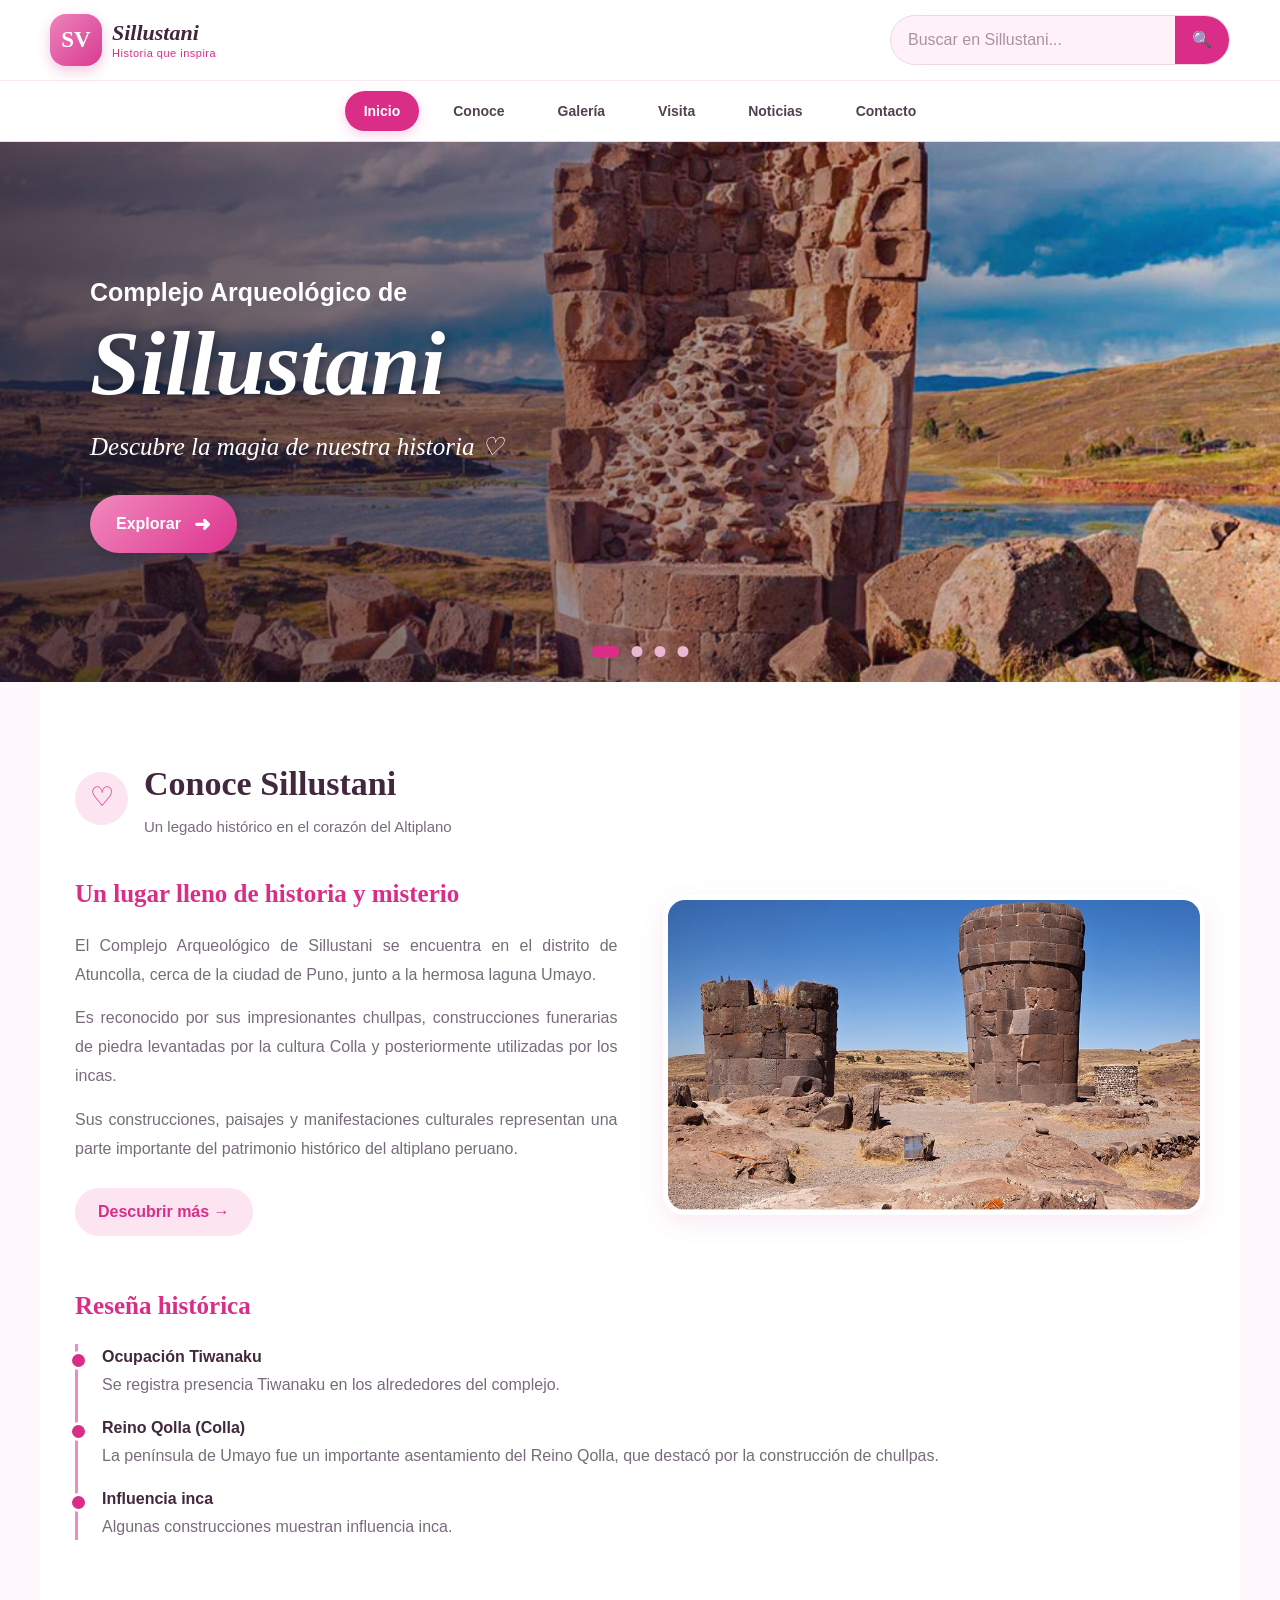
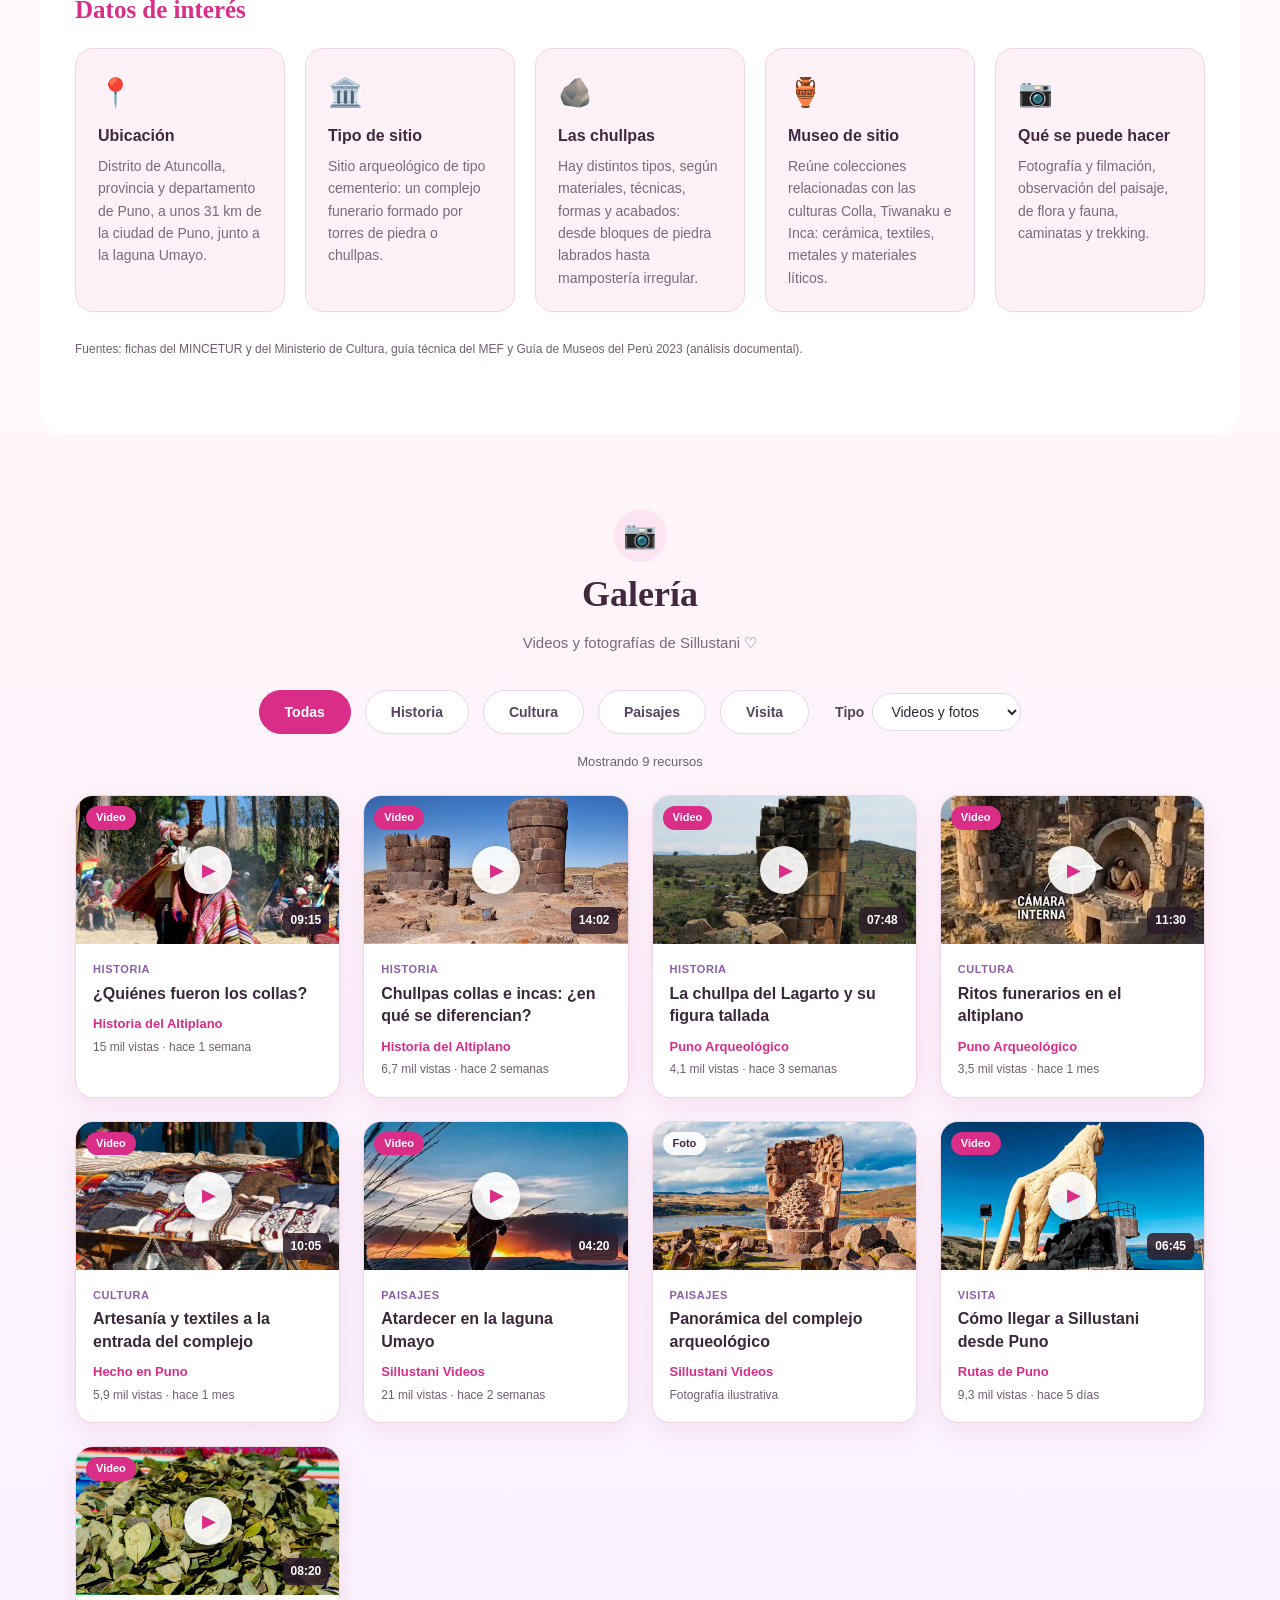
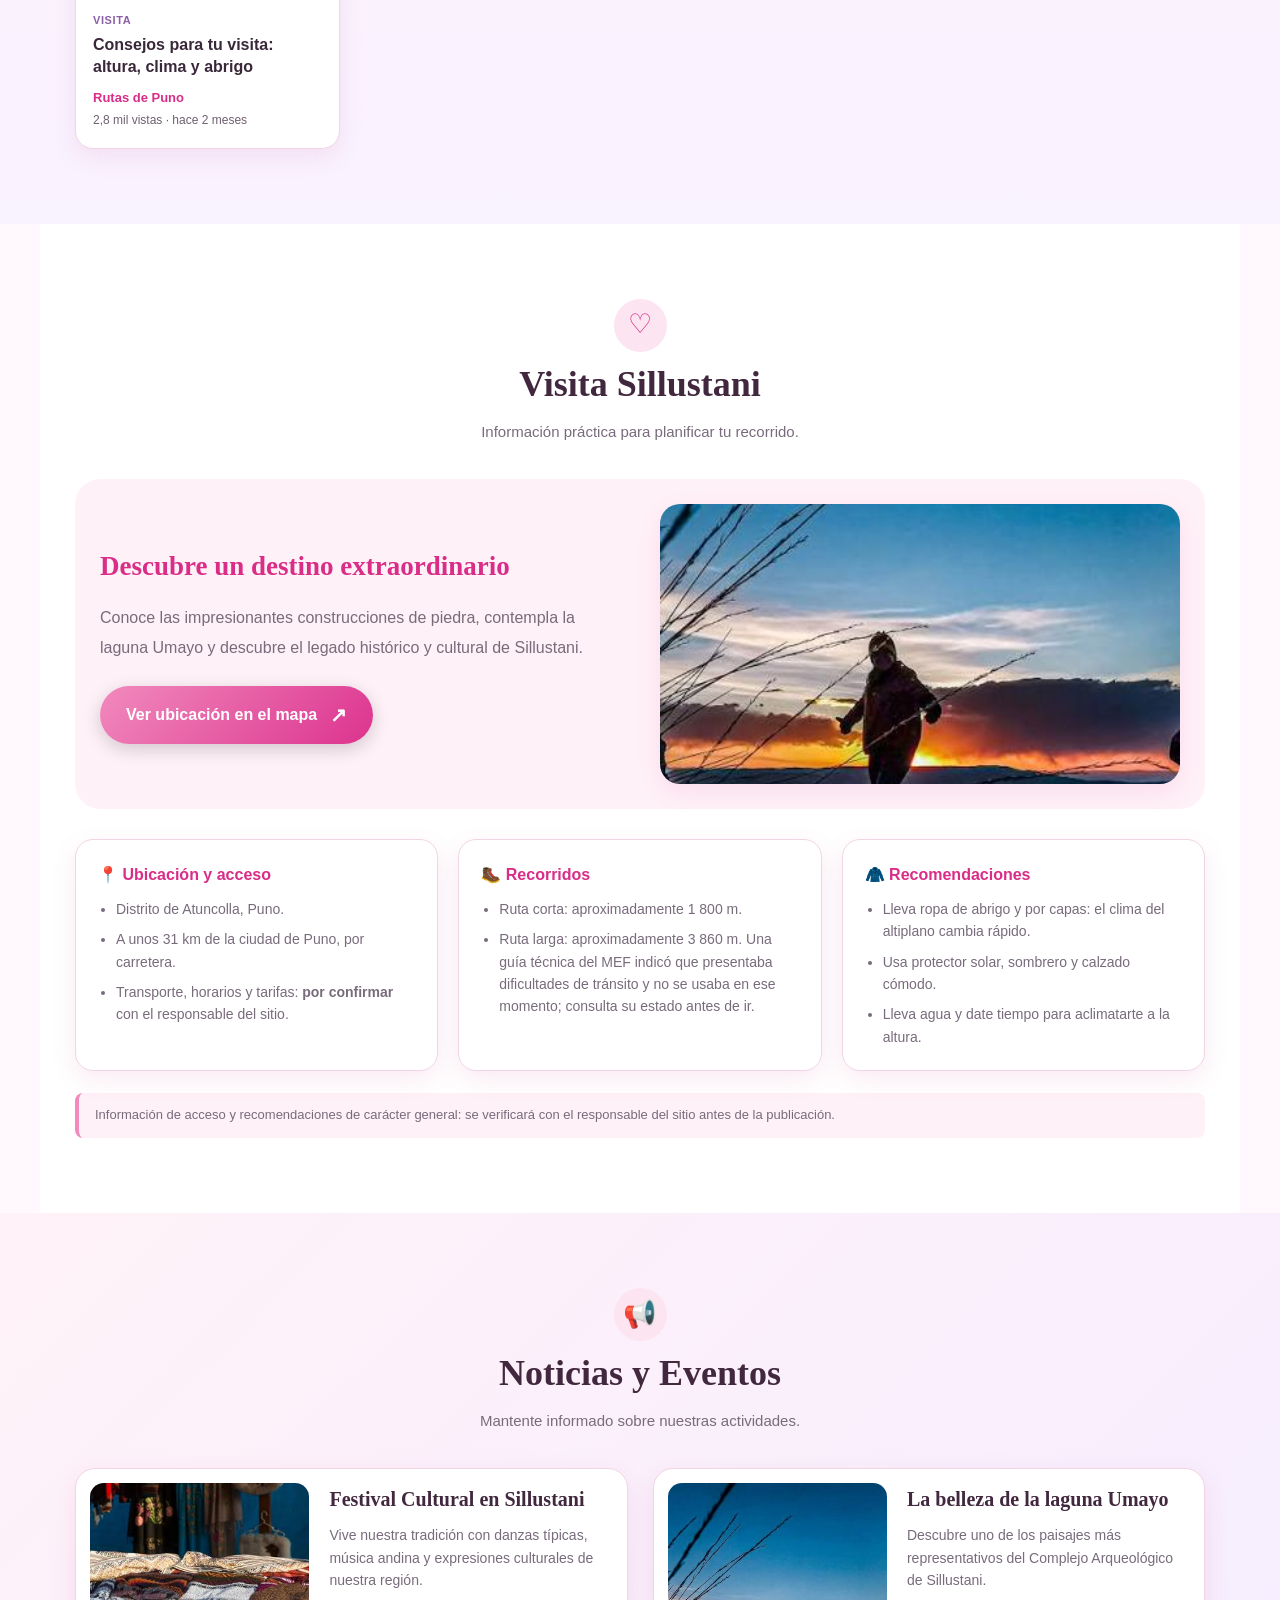
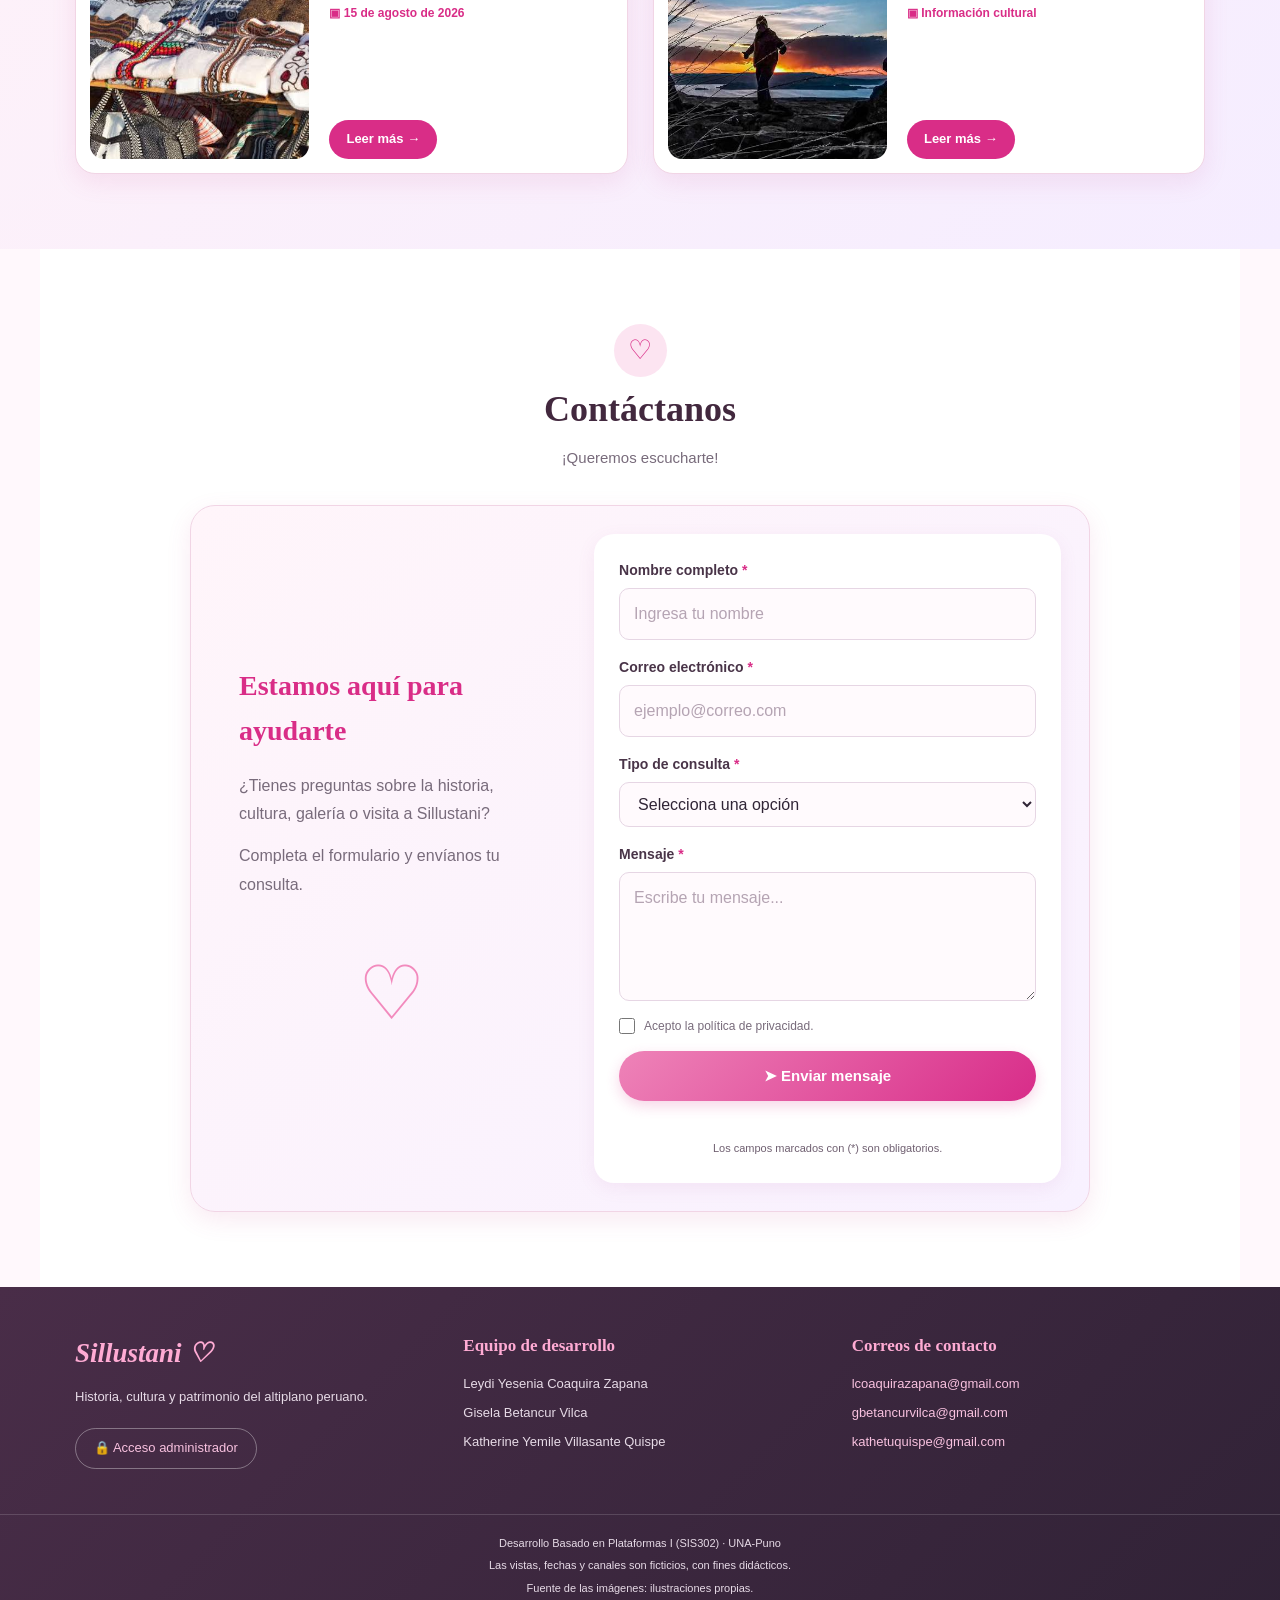
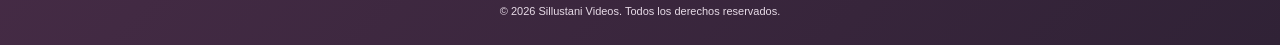
<file: sillustani/index.html>
<!DOCTYPE html>
<html lang="es">

<head>
    <meta charset="UTF-8">
    <meta name="viewport" content="width=device-width, initial-scale=1.0">

    <meta name="description"
        content="Descubre el Complejo Arqueológico de Sillustani, su historia, cultura, chullpas y paisajes de la laguna Umayo.">

    <meta name="author" content="Equipo Sillustani Videos">
    <meta name="theme-color" content="#d92d87">

    <title>Sillustani Videos | Historia que inspira</title>

    <link rel="stylesheet" href="css/estilos.css">
</head>

<body>

    <a class="saltar" href="#contenido">Saltar al contenido</a>

    <!-- =========================================
         ENCABEZADO Y NAVEGACIÓN
    ========================================== -->

    <header class="encabezado" id="inicio">

        <div class="barra-superior">

            <!-- LOGOTIPO -->
            <a href="#inicio" class="marca" aria-label="Sillustani, ir al inicio">

                <span class="logo">SV</span>

                <span class="marca-texto">
                    <strong>Sillustani</strong>
                    <small>Historia que inspira</small>
                </span>

            </a>

            <!-- BUSCADOR (filtra el catálogo) -->
            <form class="buscador" id="buscador" action="#galeria" role="search">

                <label class="oculto" for="buscar">
                    Buscar en el catálogo de videos y fotografías
                </label>

                <input
                    type="search"
                    id="buscar"
                    name="q"
                    placeholder="Buscar en Sillustani..."
                    autocomplete="off"
                >

                <button type="submit" aria-label="Buscar">
                    🔍
                </button>

            </form>

            <!-- BOTÓN PARA MÓVILES -->
            <button
                class="menu-movil"
                id="boton-menu"
                type="button"
                aria-label="Abrir menú"
                aria-controls="navegacion"
                aria-expanded="false"
            >
                ☰
            </button>

        </div>


        <!-- MENÚ DE NAVEGACIÓN -->
        <nav class="navegacion" id="navegacion" aria-label="Navegación principal">

            <ul>
                <li><a href="#inicio" class="enlace activo" aria-current="true">Inicio</a></li>
                <li><a href="#historia" class="enlace">Conoce</a></li>
                <li><a href="#galeria" class="enlace">Galería</a></li>
                <li><a href="#visita" class="enlace">Visita</a></li>
                <li><a href="#noticias" class="enlace">Noticias</a></li>
                <li><a href="#contacto" class="enlace">Contacto</a></li>
            </ul>

        </nav>

    </header>


    <!-- =========================================
         CONTENIDO PRINCIPAL
    ========================================== -->

    <main id="contenido" tabindex="-1">

        <!-- =====================================
             1. PORTADA PRINCIPAL
        ====================================== -->

        <section class="portada" aria-labelledby="titulo-portada">

            <img
                id="imagen-sillustani"
                class="imagen-portada"
                src="img/sillustani.jpg"
                alt="Complejo arqueológico de Sillustani"
                width="1600"
                height="900"
                fetchpriority="high"
            >

            <div class="fondo-portada"></div>

            <div class="contenido-portada">

                <p class="subtitulo-portada">
                    Complejo Arqueológico de
                </p>

                <h1 id="titulo-portada">
                    Sillustani
                </h1>

                <p class="frase-portada">
                    Descubre la magia de nuestra historia ♡
                </p>

                <a href="#historia" class="boton-principal">
                    Explorar <span aria-hidden="true">➜</span>
                </a>

            </div>

            <div class="indicadores" role="group" aria-label="Imágenes de la portada">
                <button type="button" class="punto seleccionado" data-indice="0" aria-label="Mostrar imagen 1" aria-current="true"></button>
                <button type="button" class="punto" data-indice="1" aria-label="Mostrar imagen 2"></button>
                <button type="button" class="punto" data-indice="2" aria-label="Mostrar imagen 3"></button>
                <button type="button" class="punto" data-indice="3" aria-label="Mostrar imagen 4"></button>
            </div>

        </section>


        <!-- =====================================
             2. HISTORIA Y CULTURA  (RF-01 / HU-01)
        ====================================== -->

        <section class="seccion historia" id="historia">

            <div class="encabezado-seccion">

                <span class="icono-seccion" aria-hidden="true">♡</span>

                <div>
                    <h2>Conoce Sillustani</h2>

                    <p>
                        Un legado histórico en el corazón del Altiplano
                    </p>
                </div>

            </div>


            <div class="contenido-historia">

                <div class="texto-historia">

                    <h3>Un lugar lleno de historia y misterio</h3>

                    <p>
                        El Complejo Arqueológico de Sillustani se encuentra
                        en el distrito de Atuncolla, cerca de la ciudad de
                        Puno, junto a la hermosa laguna Umayo.
                    </p>

                    <p>
                        Es reconocido por sus impresionantes chullpas,
                        construcciones funerarias de piedra levantadas
                        por la cultura Colla y posteriormente utilizadas
                        por los incas.
                    </p>

                    <p>
                        Sus construcciones, paisajes y manifestaciones
                        culturales representan una parte importante del
                        patrimonio histórico del altiplano peruano.
                    </p>

                    <a href="#galeria" class="boton-secundario">
                        Descubrir más →
                    </a>

                </div>


                <div class="imagen-historia">

                    <img
                        src="img/chullpas-incas.jpg"
                        alt="Construcciones funerarias de piedra de Sillustani"
                        width="640"
                        height="360"
                        loading="lazy"
                    >

                </div>

            </div>


            <!-- RESEÑA HISTÓRICA -->
            <div class="resena">

                <h3>Reseña histórica</h3>

                <ol class="linea-tiempo">
                    <li>
                        <strong>Ocupación Tiwanaku</strong>
                        <span>Se registra presencia Tiwanaku en los alrededores del complejo.</span>
                    </li>
                    <li>
                        <strong>Reino Qolla (Colla)</strong>
                        <span>La península de Umayo fue un importante asentamiento del Reino Qolla, que destacó por la construcción de chullpas.</span>
                    </li>
                    <li>
                        <strong>Influencia inca</strong>
                        <span>Algunas construcciones muestran influencia inca.</span>
                    </li>
                </ol>

            </div>


            <!-- DATOS DE INTERÉS TURÍSTICO -->
            <h3 class="titulo-bloque">Datos de interés</h3>

            <div class="datos-interes">

                <article class="dato-card">
                    <span class="dato-icono" aria-hidden="true">📍</span>
                    <h4>Ubicación</h4>
                    <p>Distrito de Atuncolla, provincia y departamento de Puno, a unos 31 km de la ciudad de Puno, junto a la laguna Umayo.</p>
                </article>

                <article class="dato-card">
                    <span class="dato-icono" aria-hidden="true">🏛️</span>
                    <h4>Tipo de sitio</h4>
                    <p>Sitio arqueológico de tipo cementerio: un complejo funerario formado por torres de piedra o chullpas.</p>
                </article>

                <article class="dato-card">
                    <span class="dato-icono" aria-hidden="true">🪨</span>
                    <h4>Las chullpas</h4>
                    <p>Hay distintos tipos, según materiales, técnicas, formas y acabados: desde bloques de piedra labrados hasta mampostería irregular.</p>
                </article>

                <article class="dato-card">
                    <span class="dato-icono" aria-hidden="true">🏺</span>
                    <h4>Museo de sitio</h4>
                    <p>Reúne colecciones relacionadas con las culturas Colla, Tiwanaku e Inca: cerámica, textiles, metales y materiales líticos.</p>
                </article>

                <article class="dato-card">
                    <span class="dato-icono" aria-hidden="true">📷</span>
                    <h4>Qué se puede hacer</h4>
                    <p>Fotografía y filmación, observación del paisaje, de flora y fauna, caminatas y trekking.</p>
                </article>

            </div>

            <p class="fuentes">
                Fuentes: fichas del MINCETUR y del Ministerio de Cultura, guía técnica del MEF
                y Guía de Museos del Perú 2023 (análisis documental).
            </p>

        </section>


        <!-- =====================================
             3. CATÁLOGO AUDIOVISUAL  (RF-02, RF-03 / HU-02, HU-03)
        ====================================== -->

        <section class="seccion galeria" id="galeria">

            <div class="encabezado-seccion centrado">

                <span class="icono-seccion" aria-hidden="true">📷</span>

                <h2>Galería</h2>

                <p>
                    Videos y fotografías de Sillustani ♡
                </p>

            </div>


            <!-- FILTROS: categoría y tipo -->
            <div class="barra-filtros">

                <div class="categorias-galeria" role="group" aria-label="Filtrar por categoría">
                    <button type="button" class="categoria activa" data-categoria="todas" aria-pressed="true">Todas</button>
                    <button type="button" class="categoria" data-categoria="Historia" aria-pressed="false">Historia</button>
                    <button type="button" class="categoria" data-categoria="Cultura" aria-pressed="false">Cultura</button>
                    <button type="button" class="categoria" data-categoria="Paisajes" aria-pressed="false">Paisajes</button>
                    <button type="button" class="categoria" data-categoria="Visita" aria-pressed="false">Visita</button>
                </div>

                <div class="filtro-tipo">
                    <label for="filtro-tipo">Tipo</label>
                    <select id="filtro-tipo">
                        <option value="todos">Videos y fotos</option>
                        <option value="Video">Solo videos</option>
                        <option value="Foto">Solo fotografías</option>
                    </select>
                </div>

            </div>

            <p class="contador-resultados" id="contador-resultados" role="status" aria-live="polite"></p>

            <!-- Las tarjetas se generan desde js/script.js -->
            <div class="cuadricula-videos" id="catalogo"></div>

            <p class="sin-resultados" id="sin-resultados" hidden>
                No se encontraron recursos con esos filtros.
                <button type="button" class="boton-texto" id="limpiar-filtros">Limpiar filtros</button>
            </p>

            <noscript>
                <p class="sin-resultados">
                    El catálogo necesita JavaScript activado para mostrarse.
                </p>
            </noscript>

        </section>


        <!-- =====================================
             4. VISITA SILLUSTANI  (RF-04 / HU-04)
        ====================================== -->

        <section class="seccion visita" id="visita">

            <div class="encabezado-seccion centrado">

                <span class="icono-seccion" aria-hidden="true">♡</span>

                <h2>Visita Sillustani</h2>

                <p>
                    Información práctica para planificar tu recorrido.
                </p>

            </div>


            <div class="contenido-visita">

                <div class="texto-visita">

                    <h3>Descubre un destino extraordinario</h3>

                    <p>
                        Conoce las impresionantes construcciones de piedra,
                        contempla la laguna Umayo y descubre el legado
                        histórico y cultural de Sillustani.
                    </p>

                    <a
                        href="https://www.google.com/maps/search/?api=1&query=Complejo+Arqueologico+de+Sillustani"
                        class="boton-principal"
                        target="_blank"
                        rel="noopener noreferrer"
                    >
                        Ver ubicación en el mapa <span aria-hidden="true">↗</span>
                    </a>

                </div>


                <div class="imagen-visita">

                    <img
                        src="img/atardecer.jpg"
                        alt="Vista panorámica de la laguna Umayo"
                        width="640"
                        height="360"
                        loading="lazy"
                    >

                </div>

            </div>


            <div class="info-visita">

                <article class="tarjeta-info">
                    <h4>📍 Ubicación y acceso</h4>
                    <ul>
                        <li>Distrito de Atuncolla, Puno.</li>
                        <li>A unos 31 km de la ciudad de Puno, por carretera.</li>
                        <li>Transporte, horarios y tarifas: <strong>por confirmar</strong> con el responsable del sitio.</li>
                    </ul>
                </article>

                <article class="tarjeta-info">
                    <h4>🥾 Recorridos</h4>
                    <ul>
                        <li>Ruta corta: aproximadamente 1 800 m.</li>
                        <li>Ruta larga: aproximadamente 3 860 m. Una guía técnica del MEF indicó que presentaba dificultades de tránsito y no se usaba en ese momento; consulta su estado antes de ir.</li>
                    </ul>
                </article>

                <article class="tarjeta-info">
                    <h4>🧥 Recomendaciones</h4>
                    <ul>
                        <li>Lleva ropa de abrigo y por capas: el clima del altiplano cambia rápido.</li>
                        <li>Usa protector solar, sombrero y calzado cómodo.</li>
                        <li>Lleva agua y date tiempo para aclimatarte a la altura.</li>
                    </ul>
                </article>

            </div>

            <p class="aviso-verificar">
                Información de acceso y recomendaciones de carácter general:
                se verificará con el responsable del sitio antes de la publicación.
            </p>

        </section>


        <!-- =====================================
             5. NOTICIAS Y EVENTOS
        ====================================== -->

        <section class="seccion noticias" id="noticias">

            <div class="encabezado-seccion centrado">

                <span class="icono-seccion" aria-hidden="true">📢</span>

                <h2>Noticias y Eventos</h2>

                <p>
                    Mantente informado sobre nuestras actividades.
                </p>

            </div>

            <!-- Las noticias se generan desde js/script.js -->
            <div class="contenedor-noticias" id="contenedor-noticias"></div>

        </section>


        <!-- =====================================
             6. FORMULARIO PRINCIPAL
        ====================================== -->

        <section class="seccion contacto" id="contacto">

            <div class="encabezado-seccion centrado">

                <span class="icono-seccion" aria-hidden="true">♡</span>

                <h2>Contáctanos</h2>

                <p>
                    ¡Queremos escucharte!
                </p>

            </div>


            <div class="contenedor-formulario">


                <div class="mensaje-contacto">

                    <h3>Estamos aquí para ayudarte</h3>

                    <p>
                        ¿Tienes preguntas sobre la historia, cultura,
                        galería o visita a Sillustani?
                    </p>

                    <p>
                        Completa el formulario y envíanos tu consulta.
                    </p>

                    <span class="decoracion-corazon" aria-hidden="true">
                        ♡
                    </span>

                </div>


                <form
                    class="formulario"
                    id="formulario-contacto"
                    action="#"
                    method="post"
                >

                    <div class="campo">
                        <label for="nombre">
                            Nombre completo <span>*</span>
                        </label>
                        <input
                            type="text"
                            id="nombre"
                            name="nombre"
                            placeholder="Ingresa tu nombre"
                            minlength="3"
                            maxlength="80"
                            autocomplete="name"
                            required
                        >
                    </div>

                    <div class="campo">
                        <label for="correo">
                            Correo electrónico <span>*</span>
                        </label>
                        <input
                            type="email"
                            id="correo"
                            name="correo"
                            placeholder="ejemplo@correo.com"
                            maxlength="120"
                            autocomplete="email"
                            required
                        >
                    </div>

                    <div class="campo">
                        <label for="tipo-consulta">
                            Tipo de consulta <span>*</span>
                        </label>
                        <select id="tipo-consulta" name="tipo-consulta" required>
                            <option value="">Selecciona una opción</option>
                            <option value="informacion">Información general</option>
                            <option value="historia">Historia y cultura</option>
                            <option value="visita">Información para visitar</option>
                            <option value="galeria">Videos y galería</option>
                            <option value="otro">Otro</option>
                        </select>
                    </div>

                    <div class="campo">
                        <label for="mensaje">
                            Mensaje <span>*</span>
                        </label>
                        <textarea
                            id="mensaje"
                            name="mensaje"
                            placeholder="Escribe tu mensaje..."
                            minlength="10"
                            maxlength="600"
                            rows="4"
                            required
                        ></textarea>
                    </div>

                    <div class="privacidad">
                        <input type="checkbox" id="aceptar" name="aceptar" required>
                        <label for="aceptar">
                            Acepto la política de privacidad.
                        </label>
                    </div>

                    <button type="submit" class="boton-enviar">
                        ➤ Enviar mensaje
                    </button>

                    <p
                        class="mensaje-resultado"
                        id="resultado-formulario"
                        role="status"
                        aria-live="polite"
                    ></p>

                    <p class="nota-formulario">
                        Los campos marcados con (*) son obligatorios.
                    </p>

                </form>

            </div>

        </section>

    </main>


    <!-- =========================================
         PIE DE PÁGINA
    ========================================== -->

    <footer class="pie-pagina">

        <div class="contenido-footer">

            <!-- IDENTIDAD -->
            <div class="footer-marca">

                <h2>Sillustani ♡</h2>

                <p>
                    Historia, cultura y patrimonio del altiplano peruano.
                </p>

                <button type="button" class="boton-admin" id="abrir-admin">
                    🔒 Acceso administrador
                </button>

            </div>

            <!-- INTEGRANTES -->
            <div class="footer-integrantes">

                <h3>Equipo de desarrollo</h3>

                <p>Leydi Yesenia Coaquira Zapana</p>
                <p>Gisela Betancur Vilca</p>
                <p>Katherine Yemile Villasante Quispe</p>

            </div>

            <!-- CONTACTOS -->
            <div class="footer-contactos">

                <h3>Correos de contacto</h3>

                <p><a href="mailto:lcoaquirazapana@gmail.com">lcoaquirazapana@gmail.com</a></p>
                <p><a href="mailto:gbetancurvilca@gmail.com">gbetancurvilca@gmail.com</a></p>
                <p><a href="mailto:kathetuquispe@gmail.com">kathetuquispe@gmail.com</a></p>

            </div>

        </div>


        <!-- DERECHOS Y CRÉDITOS -->
        <div class="copyright">

            <p>Desarrollo Basado en Plataformas I (SIS302) · UNA-Puno</p>

            <p>Las vistas, fechas y canales son ficticios, con fines didácticos.</p>

            <p>Fuente de las imágenes: ilustraciones propias.</p>

            <p>© 2026 Sillustani Videos. Todos los derechos reservados.</p>

        </div>

    </footer>


    <!-- =========================================
         VISOR DE FOTOS Y VIDEOS  (RF-03 / HU-03)
    ========================================== -->

    <dialog id="visor" class="dialogo dialogo-visor" aria-labelledby="visor-titulo">

        <div class="dialogo-cabecera">
            <p class="visor-categoria" id="visor-categoria"></p>
            <button type="button" class="cerrar-dialogo" data-cerrar aria-label="Cerrar visor">✕</button>
        </div>

        <div class="visor-media" id="visor-media"></div>

        <div class="visor-texto">
            <h2 id="visor-titulo"></h2>
            <p class="visor-meta" id="visor-meta"></p>
            <p id="visor-descripcion"></p>
        </div>

        <div class="visor-navegacion">
            <button type="button" class="boton-texto" id="visor-anterior">← Anterior</button>
            <span id="visor-posicion" aria-live="polite"></span>
            <button type="button" class="boton-texto" id="visor-siguiente">Siguiente →</button>
        </div>

    </dialog>


    <!-- =========================================
         INICIO DE SESIÓN DEL ADMINISTRADOR  (RF-05)
    ========================================== -->

    <dialog id="dialogo-login" class="dialogo dialogo-login" aria-labelledby="login-titulo">

        <div class="dialogo-cabecera">
            <h2 id="login-titulo">Acceso administrador</h2>
            <button type="button" class="cerrar-dialogo" data-cerrar aria-label="Cerrar">✕</button>
        </div>

        <form id="form-login" autocomplete="off">

            <div class="campo">
                <label for="login-usuario">Usuario</label>
                <input type="text" id="login-usuario" name="usuario" autocomplete="username" required>
            </div>

            <div class="campo">
                <label for="login-clave">Contraseña</label>
                <input type="password" id="login-clave" name="clave" autocomplete="current-password" required>
            </div>

            <button type="submit" class="boton-enviar">Ingresar</button>

            <p class="mensaje-error" id="login-error" role="alert"></p>

        </form>

    </dialog>


    <!-- =========================================
         PANEL DE ADMINISTRACIÓN  (RF-05 / HU-05)
    ========================================== -->

    <dialog id="dialogo-admin" class="dialogo dialogo-ancho" aria-labelledby="admin-titulo">

        <div class="dialogo-cabecera">
            <h2 id="admin-titulo">Panel de administración</h2>
            <div class="acciones-cabecera">
                <button type="button" class="boton-texto" id="cerrar-sesion">Cerrar sesión</button>
                <button type="button" class="cerrar-dialogo" data-cerrar aria-label="Cerrar panel">✕</button>
            </div>
        </div>

        <div class="pestanas" role="group" aria-label="Qué deseas administrar">
            <button type="button" class="pestana activa" data-coleccion="recursos" aria-pressed="true">Videos y fotos</button>
            <button type="button" class="pestana" data-coleccion="noticias" aria-pressed="false">Noticias</button>
        </div>

        <div class="admin-cuerpo">

            <section class="admin-lista" aria-labelledby="admin-lista-titulo">
                <h3 id="admin-lista-titulo"></h3>
                <ul id="lista-admin"></ul>
                <button type="button" class="boton-texto peligro" id="restaurar">Restaurar contenido original</button>
            </section>

            <section class="admin-formulario" aria-labelledby="admin-form-titulo">
                <h3 id="admin-form-titulo"></h3>
                <form id="form-admin"></form>
                <p class="mensaje-resultado" id="mensaje-admin" role="status" aria-live="polite"></p>
            </section>

        </div>

    </dialog>


    <!-- =========================================
         ARCHIVO JAVASCRIPT
    ========================================== -->

    <script src="js/script.js"></script>

</body>

</html>
</file>
<file: sillustani/css/estilos.css>
/* =====================================================
   SILLUSTANI VIDEOS
   Diseño visual: rosado, elegante y moderno
   ===================================================== */


/* =====================================================
   1. VARIABLES DE COLORES
   ===================================================== */

:root {
    --rosa-principal: #e94b9b;
    --rosa-fuerte: #d92d87;
    --rosa-medio: #f28abd;
    --rosa-claro: #fce4f1;
    --rosa-suave: #fff1f8;

    --lila: #e9ddf8;
    --lila-claro: #f6f0ff;

    --blanco: #ffffff;
    --fondo: #fff8fc;

    --texto: #302536;
    --texto-secundario: #786b7b;

    --borde: #f1d5e5;

    --sombra:
        0 8px 25px rgba(202, 83, 151, 0.12);

    --sombra-hover:
        0 12px 30px rgba(202, 83, 151, 0.20);

    --radio: 18px;
}


/* =====================================================
   2. CONFIGURACIÓN GENERAL
   ===================================================== */

* {
    box-sizing: border-box;
    margin: 0;
    padding: 0;
    scroll-behavior: smooth;
}

body {
    font-family:
        "Segoe UI",
        "Trebuchet MS",
        Arial,
        sans-serif;

    background: var(--fondo);
    color: var(--texto);
    line-height: 1.6;
    overflow-x: hidden;
}

h1,
h2,
h3 {
    font-family:
        Georgia,
        "Times New Roman",
        serif;

    color: var(--texto);
}

p {
    color: var(--texto-secundario);
}

img {
    display: block;
    max-width: 100%;
}

a {
    text-decoration: none;
    color: inherit;
}

button,
input,
select,
textarea {
    font: inherit;
}

button {
    cursor: pointer;
}

section {
    scroll-margin-top: 130px;
}

.oculto {
    position: absolute;
    width: 1px;
    height: 1px;
    overflow: hidden;
    clip-path: inset(50%);
}


/* =====================================================
   3. ENCABEZADO
   ===================================================== */

.encabezado {
    position: sticky;
    top: 0;
    z-index: 100;

    background: rgba(255, 255, 255, 0.96);
    backdrop-filter: blur(12px);

    border-bottom: 1px solid var(--borde);
    box-shadow: 0 3px 15px rgba(210, 110, 166, 0.08);
}


/* BARRA SUPERIOR */

.barra-superior {
    max-width: 1250px;
    margin: auto;
    padding: 14px 35px;

    display: flex;
    align-items: center;
    justify-content: space-between;
    gap: 25px;
}


/* LOGOTIPO */

.marca {
    display: flex;
    align-items: center;
    gap: 10px;
    flex-shrink: 0;
}

.logo {
    width: 52px;
    height: 52px;

    display: grid;
    place-items: center;

    border-radius: 16px;

    background: linear-gradient(
        135deg,
        #ed83bb,
        #d93b91
    );

    color: white;
    font-family: Georgia, serif;
    font-size: 23px;
    font-weight: bold;

    box-shadow: 0 5px 13px rgba(217, 45, 135, 0.25);
}

.marca-texto {
    display: flex;
    flex-direction: column;
    line-height: 1.2;
}

.marca-texto strong {
    font-family: Georgia, serif;
    font-size: 22px;
    font-style: italic;
    color: #42243d;
}

.marca-texto small {
    font-size: 11px;
    color: var(--rosa-fuerte);
    letter-spacing: 0.5px;
}


/* =====================================================
   4. BUSCADOR
   ===================================================== */

.buscador {
    display: flex;
    width: 340px;

    border: 1px solid var(--borde);
    border-radius: 30px;
    overflow: hidden;

    background: var(--rosa-suave);
    transition: 0.3s;
}

.buscador:focus-within {
    border-color: var(--rosa-principal);
    box-shadow: 0 0 0 3px rgba(233, 75, 155, 0.12);
}

.buscador input {
    width: 100%;
    border: none;
    outline: none;
    padding: 11px 17px;

    background: transparent;
    color: var(--texto);
}

.buscador input::placeholder {
    color: #aa91a3;
}

.buscador button {
    border: none;
    padding: 0 17px;

    background: var(--rosa-principal);
    color: white;

    transition: 0.3s;
}

.buscador button:hover {
    background: var(--rosa-fuerte);
}


/* =====================================================
   5. MENÚ DE NAVEGACIÓN
   ===================================================== */

.navegacion {
    border-top: 1px solid #f8e8f1;
}

.navegacion ul {
    max-width: 1250px;
    margin: auto;
    padding: 10px 35px;

    display: flex;
    align-items: center;
    justify-content: center;
    gap: 15px;

    list-style: none;
}

.enlace {
    display: block;
    padding: 9px 19px;
    border-radius: 25px;

    color: #514151;
    font-size: 14px;
    font-weight: 600;

    transition: 0.3s;
}

.enlace:hover {
    background: var(--rosa-claro);
    color: var(--rosa-fuerte);
}

.enlace.activo {
    background: var(--rosa-principal);
    color: white;
    box-shadow: 0 4px 12px rgba(233, 75, 155, 0.25);
}

.enlace.activo:hover {
    background: var(--rosa-fuerte);
}


/* BOTÓN DEL MENÚ MÓVIL */

.menu-movil {
    display: none;
    border: none;
    background: transparent;
    color: var(--rosa-fuerte);
    font-size: 30px;
}


/* =====================================================
   6. PORTADA PRINCIPAL
   ===================================================== */

.portada {
    position: relative;
    width: 100%;
    min-height: 540px;

    display: flex;
    align-items: center;

    overflow: hidden;
    background: #8b667c;
}

.imagen-portada {
    position: absolute;
    inset: 0;

    width: 100%;
    height: 100%;

    object-fit: cover;
    object-position: center 55%;

    transition: opacity 0.5s ease;
}

/* IDENTIFICADOR DE LA IMAGEN DEL CARRUSEL */

#imagen-sillustani {
    width: 100%;
    height: 100%;
    object-fit: cover;
}

.fondo-portada {
    position: absolute;
    inset: 0;

    background: linear-gradient(
        90deg,
        rgba(37, 20, 35, 0.76) 0%,
        rgba(48, 24, 43, 0.48) 45%,
        rgba(48, 24, 43, 0.04) 100%
    );
}

.contenido-portada {
    position: relative;
    z-index: 2;

    width: 100%;
    max-width: 1200px;
    margin: auto;
    padding: 80px 50px;

    color: white;
}

.subtitulo-portada {
    color: white;
    font-size: 25px;
    font-weight: 600;
    margin-bottom: 0;
}

.contenido-portada h1 {
    color: white;
    font-size: clamp(55px, 8vw, 90px);
    font-style: italic;
    line-height: 1.15;
    margin: 0 0 12px;

    text-shadow: 2px 3px 12px rgba(0, 0, 0, 0.4);
}

.frase-portada {
    color: white;
    font-family: Georgia, serif;
    font-size: 25px;
    font-style: italic;
    margin-bottom: 28px;
}

.boton-principal {
    display: inline-flex;
    align-items: center;
    gap: 13px;

    padding: 13px 26px;
    border-radius: 30px;

    background: linear-gradient(
        135deg,
        #f18abd,
        #dc338e
    );

    color: white;
    font-weight: bold;

    box-shadow: 0 5px 18px rgba(0, 0, 0, 0.18);
    transition: 0.3s;
}

.boton-principal:hover {
    transform: translateY(-4px);
    box-shadow: 0 9px 22px rgba(0, 0, 0, 0.25);
}

.boton-principal span {
    font-size: 20px;
}


/* =====================================================
   INDICADORES DEL CARRUSEL DE IMÁGENES
   ===================================================== */

.indicadores {
    position: absolute;
    bottom: 25px;
    left: 50%;
    transform: translateX(-50%);

    display: flex;
    justify-content: center;
    align-items: center;
    gap: 12px;

    z-index: 3;
}

/* BOTONES CIRCULARES */

.punto {
    appearance: none;
    -webkit-appearance: none;

    display: block;
    flex: 0 0 auto;

    width: 11px;
    height: 11px;

    padding: 0;
    border: none;
    border-radius: 50%;

    background-color: #e9b8d3;

    cursor: pointer;
    transition: all 0.3s ease;
}

/* EFECTO AL PASAR EL CURSOR */

.punto:hover {
    background-color: #d92d87;
    transform: scale(1.2);
}

/* INDICADOR DE LA IMAGEN ACTUAL */

.punto.seleccionado {
    width: 28px;
    border-radius: 10px;
    background-color: #d92d87;
}


/* =====================================================
   7. SECCIONES GENERALES
   ===================================================== */

.seccion {
    max-width: 1200px;
    margin: auto;
    padding: 75px 35px;
}

.encabezado-seccion {
    display: flex;
    align-items: center;
    gap: 16px;
    margin-bottom: 35px;
}

.encabezado-seccion h2 {
    font-size: 34px;
    color: #42283e;
    margin-bottom: 3px;
}

.encabezado-seccion p {
    font-size: 15px;
}

.encabezado-seccion.centrado {
    display: flex;
    flex-direction: column;
    align-items: center;
    text-align: center;
    gap: 4px;
    margin-bottom: 35px;
}

.encabezado-seccion.centrado h2 {
    font-size: 36px;
}

.icono-seccion {
    width: 53px;
    height: 53px;

    display: grid;
    place-items: center;
    flex-shrink: 0;

    border-radius: 50%;
    background: var(--rosa-claro);
    color: var(--rosa-fuerte);
    font-size: 27px;
}


/* =====================================================
   8. HISTORIA Y CULTURA
   ===================================================== */

.historia {
    background: white;
    border-radius: 0 0 25px 25px;
}

.contenido-historia {
    display: grid;
    grid-template-columns: 1fr 1fr;
    gap: 45px;
    align-items: center;
}

.texto-historia h3 {
    font-size: 25px;
    margin-bottom: 18px;
    color: var(--rosa-fuerte);
}

.texto-historia p {
    margin-bottom: 15px;
    line-height: 1.8;
    text-align: justify;
}

.imagen-historia img {
    width: 100%;
    height: 320px;
    object-fit: cover;

    border-radius: 22px;
    box-shadow: var(--sombra);
    border: 5px solid white;
}

.boton-secundario {
    display: inline-block;
    margin-top: 10px;
    padding: 11px 23px;

    border-radius: 25px;
    background: var(--rosa-claro);
    color: var(--rosa-fuerte);

    font-weight: bold;
    transition: 0.3s;
}

.boton-secundario:hover {
    background: var(--rosa-principal);
    color: white;
}


/* =====================================================
   9. GALERÍA
   ===================================================== */

.galeria {
    background: linear-gradient(
        180deg,
        #fff5fa,
        #f9f2ff
    );

    max-width: none;

    padding-left: max(35px, calc((100% - 1130px) / 2));
    padding-right: max(35px, calc((100% - 1130px) / 2));
}

.categorias-galeria {
    display: flex;
    justify-content: center;
    gap: 14px;
    margin-bottom: 35px;
    flex-wrap: wrap;
}

.categoria {
    padding: 10px 25px;

    border: 1px solid #e7d7eb;
    border-radius: 25px;

    background: white;
    color: #57445d;

    font-weight: 600;
    font-size: 14px;

    transition: 0.3s;
}

.categoria:hover {
    background: var(--rosa-claro);
    color: var(--rosa-fuerte);
}

.categoria.activa {
    background: var(--rosa-principal);
    border-color: var(--rosa-principal);
    color: white;
}


/* CUADRÍCULA DE VIDEOS */

.cuadricula-videos {
    display: grid;
    grid-template-columns: repeat(4, minmax(0, 1fr));
    gap: 23px;
}

.tarjeta-video {
    min-width: 0;
    overflow: hidden;

    background: white;
    border: 1px solid var(--borde);
    border-radius: var(--radio);

    box-shadow: var(--sombra);
    transition: 0.3s;
}

.tarjeta-video:hover {
    transform: translateY(-7px);
    box-shadow: var(--sombra-hover);
}

.miniatura {
    position: relative;
    display: block;
    overflow: hidden;
    aspect-ratio: 16 / 9;
}

.miniatura img {
    width: 100%;
    height: 100%;
    object-fit: cover;
    transition: transform 0.5s;
}

.tarjeta-video:hover .miniatura img {
    transform: scale(1.07);
}

.duracion {
    position: absolute;
    right: 10px;
    bottom: 10px;

    padding: 4px 8px;
    border-radius: 6px;

    background: rgba(44, 28, 42, 0.85);
    color: white;

    font-size: 12px;
    font-weight: bold;
}

.informacion-video {
    padding: 17px;
}

.informacion-video h3 {
    font-family: "Segoe UI", sans-serif;
    font-size: 16px;
    line-height: 1.4;
    margin-bottom: 9px;
    color: #39283a;
}

.canal {
    color: var(--rosa-fuerte);
    font-size: 13px;
    font-weight: 600;
    margin-bottom: 3px;
}

.datos {
    color: #9b8b9b;
    font-size: 12px;
}


/* SUBTÍTULO DE GALERÍA */

.subtitulo-galeria {
    margin: 45px 0 22px;
}

.subtitulo-galeria h3 {
    font-size: 24px;
    color: var(--rosa-fuerte);
    margin-bottom: 5px;
}


/* =====================================================
   10. VISITA SILLUSTANI
   ===================================================== */

.visita {
    background: white;
}

.contenido-visita {
    display: grid;
    grid-template-columns: 1fr 1fr;
    gap: 40px;
    align-items: center;

    padding: 25px;
    border-radius: 25px;
    background: var(--rosa-suave);
}

.texto-visita h3 {
    color: var(--rosa-fuerte);
    font-size: 27px;
    margin-bottom: 15px;
}

.texto-visita p {
    line-height: 1.9;
    margin-bottom: 22px;
}

.imagen-visita img {
    width: 100%;
    height: 280px;
    object-fit: cover;

    border-radius: 20px;
    box-shadow: var(--sombra);
}


/* =====================================================
   11. NOTICIAS Y EVENTOS
   ===================================================== */

.noticias {
    max-width: none;

    background: linear-gradient(
        135deg,
        #fff2f8,
        #f5edff
    );

    padding-left: max(35px, calc((100% - 1130px) / 2));
    padding-right: max(35px, calc((100% - 1130px) / 2));
}

.contenedor-noticias {
    display: grid;
    grid-template-columns: repeat(2, minmax(0, 1fr));
    gap: 25px;
}

.tarjeta-noticia {
    display: grid;
    grid-template-columns: 42% 1fr;
    gap: 20px;

    padding: 14px;
    border: 1px solid var(--borde);
    border-radius: 20px;

    background: white;
    box-shadow: var(--sombra);
    transition: 0.3s;
}

.tarjeta-noticia:hover {
    transform: translateY(-5px);
    box-shadow: var(--sombra-hover);
}

.tarjeta-noticia img {
    width: 100%;
    height: 100%;
    min-height: 190px;

    object-fit: cover;
    border-radius: 14px;
}

.contenido-noticia {
    display: flex;
    flex-direction: column;
    align-items: flex-start;
}

.contenido-noticia h3 {
    font-size: 20px;
    margin-bottom: 9px;
    color: #42283e;
}

.contenido-noticia p {
    font-size: 14px;
    line-height: 1.6;
    margin-bottom: 12px;
}

.contenido-noticia .fecha-noticia {
    color: var(--rosa-fuerte);
    font-size: 12px;
    font-weight: 600;
}

.boton-noticia {
    display: inline-block;
    margin-top: auto;
    padding: 9px 17px;

    border-radius: 22px;
    background: var(--rosa-principal);
    color: white;

    font-size: 13px;
    font-weight: bold;
    transition: 0.3s;
}

.boton-noticia:hover {
    background: var(--rosa-fuerte);
}


/* =====================================================
   12. FORMULARIO DE CONTACTO
   ===================================================== */

.contacto {
    background: white;
}

.contenedor-formulario {
    max-width: 900px;
    margin: auto;

    display: grid;
    grid-template-columns: 0.85fr 1.15fr;
    gap: 30px;

    padding: 28px;
    border: 1px solid var(--borde);
    border-radius: 25px;

    background: linear-gradient(
        135deg,
        #fff5fa,
        #f8f1ff
    );

    box-shadow: var(--sombra);
}

.mensaje-contacto {
    position: relative;

    display: flex;
    flex-direction: column;
    justify-content: center;

    padding: 20px;
}

.mensaje-contacto h3 {
    font-size: 28px;
    color: var(--rosa-fuerte);
    margin-bottom: 18px;
}

.mensaje-contacto p {
    margin-bottom: 13px;
    line-height: 1.8;
}

.decoracion-corazon {
    margin-top: 20px;
    color: var(--rosa-medio);
    font-size: 75px;
    text-align: center;
}


/* FORMULARIO */

.formulario {
    padding: 25px;
    border-radius: 20px;

    background: white;
    box-shadow: 0 5px 18px rgba(180, 90, 150, 0.09);
}

.campo {
    display: flex;
    flex-direction: column;
    gap: 7px;
    margin-bottom: 16px;
}

.campo label {
    font-size: 14px;
    font-weight: 700;
    color: #493448;
}

.campo label span {
    color: var(--rosa-fuerte);
}

.campo input,
.campo select,
.campo textarea {
    width: 100%;
    padding: 12px 14px;

    border: 1px solid #e6d6e4;
    border-radius: 10px;

    background: #fffafd;
    color: var(--texto);

    outline: none;
    transition: 0.3s;
}

.campo input:focus,
.campo select:focus,
.campo textarea:focus {
    border-color: var(--rosa-principal);
    box-shadow: 0 0 0 3px rgba(233, 75, 155, 0.12);
    background: white;
}

.campo textarea {
    resize: vertical;
    min-height: 110px;
}

.campo input::placeholder,
.campo textarea::placeholder {
    color: #b5a4b3;
}


/* PRIVACIDAD */

.privacidad {
    display: flex;
    align-items: center;
    gap: 9px;
    margin: 15px 0;
}

.privacidad input {
    width: 16px;
    height: 16px;
    accent-color: var(--rosa-principal);
}

.privacidad label {
    font-size: 12px;
    color: var(--texto-secundario);
}


/* BOTÓN DE ENVÍO */

.boton-enviar {
    width: 100%;
    padding: 13px;

    border: none;
    border-radius: 30px;

    background: linear-gradient(
        135deg,
        #ee83b8,
        #d82c89
    );

    color: white;
    font-weight: bold;
    font-size: 15px;

    box-shadow: 0 5px 14px rgba(217, 45, 135, 0.20);
    transition: 0.3s;
}

.boton-enviar:hover {
    background: var(--rosa-fuerte);
    transform: translateY(-2px);
    box-shadow: var(--sombra-hover);
}

.mensaje-resultado {
    margin-top: 12px;
    font-size: 13px;
    color: #39875c;
}

.nota-formulario {
    margin-top: 12px;
    font-size: 11px;
    text-align: center;
    color: #a28fa1;
}


/* =====================================================
   13. PIE DE PÁGINA
   ===================================================== */

.pie-pagina {
    background: linear-gradient(
        135deg,
        #492d48,
        #302236
    );

    color: white;
}

.contenido-footer {
    max-width: 1200px;
    margin: auto;
    padding: 45px 35px;

    display: grid;
    grid-template-columns: repeat(3, 1fr);
    gap: 35px;
}

.pie-pagina h2 {
    color: #ffabd4;
    font-size: 27px;
    font-style: italic;
    margin-bottom: 12px;
}

.pie-pagina h3 {
    color: #ffabd4;
    font-size: 17px;
    margin-bottom: 15px;
}

.pie-pagina p {
    color: #e7dbe7;
    font-size: 13px;
    margin-bottom: 8px;
}

.pie-pagina a {
    color: #f8c1df;
    transition: 0.3s;
}

.pie-pagina a:hover {
    color: white;
    text-decoration: underline;
}

.copyright {
    border-top: 1px solid rgba(255, 255, 255, 0.15);
    padding: 20px;
    text-align: center;
}

.copyright p {
    font-size: 11px;
    margin-bottom: 5px;
}


/* =====================================================
   14. ACCESIBILIDAD Y MOVIMIENTO
   ===================================================== */

a:focus-visible,
button:focus-visible,
input:focus-visible,
select:focus-visible,
textarea:focus-visible {
    outline: 3px solid #9a55bb;
    outline-offset: 3px;
}

@media (prefers-reduced-motion: reduce) {
    *,
    *::before,
    *::after {
        scroll-behavior: auto !important;
        transition-duration: 0.01ms !important;
        animation-duration: 0.01ms !important;
        animation-iteration-count: 1 !important;
    }
}


/* =====================================================
   15. TABLET
   ===================================================== */

@media (max-width: 950px) {
    .cuadricula-videos {
        grid-template-columns: repeat(2, minmax(0, 1fr));
    }

    .contenedor-noticias {
        grid-template-columns: 1fr;
    }

    .barra-superior {
        padding: 12px 22px;
    }

    .seccion {
        padding: 60px 25px;
    }
}


/* =====================================================
   16. CELULARES
   ===================================================== */

@media (max-width: 650px) {
    .barra-superior {
        padding: 12px 17px;
        gap: 10px;
    }

    .marca-texto strong {
        font-size: 19px;
    }

    .logo {
        width: 43px;
        height: 43px;
        font-size: 19px;
    }

    .buscador {
        display: none;
    }

    .menu-movil {
        display: block;
    }

    .navegacion {
        display: none;
    }

    .navegacion.abierta {
        display: block;
    }

    .navegacion ul {
        flex-direction: column;
        align-items: stretch;
        padding: 12px 18px;
        gap: 5px;
    }

    .enlace {
        text-align: center;
    }


    /* PORTADA */

    .portada {
        min-height: 470px;
    }

    .imagen-portada {
        object-position: center;
    }

    .fondo-portada {
        background: linear-gradient(
            90deg,
            rgba(37, 20, 35, 0.78),
            rgba(48, 24, 43, 0.30)
        );
    }

    .contenido-portada {
        padding: 50px 24px;
    }

    .subtitulo-portada {
        font-size: 18px;
    }

    .contenido-portada h1 {
        font-size: 55px;
    }

    .frase-portada {
        font-size: 19px;
        max-width: 280px;
    }


    /* SECCIONES */

    .seccion {
        padding: 48px 18px;
    }

    .encabezado-seccion h2 {
        font-size: 27px;
    }

    .encabezado-seccion.centrado h2 {
        font-size: 29px;
    }

    .icono-seccion {
        width: 43px;
        height: 43px;
        font-size: 22px;
    }


    /* HISTORIA */

    .contenido-historia {
        grid-template-columns: 1fr;
        gap: 25px;
    }

    .imagen-historia img {
        height: 240px;
    }


    /* GALERÍA */

    .categorias-galeria {
        gap: 8px;
    }

    .categoria {
        padding: 9px 15px;
        font-size: 12px;
    }

    .cuadricula-videos {
        grid-template-columns: 1fr;
        gap: 20px;
    }

    .informacion-video h3 {
        font-size: 16px;
    }


    /* VISITA */

    .contenido-visita {
        grid-template-columns: 1fr;
        padding: 20px;
    }

    .imagen-visita img {
        height: 220px;
    }


    /* NOTICIAS */

    .tarjeta-noticia {
        grid-template-columns: 1fr;
        gap: 14px;
    }

    .tarjeta-noticia img {
        height: 200px;
        min-height: auto;
    }

    .contenido-noticia h3 {
        font-size: 19px;
    }

    .boton-noticia {
        margin-top: 5px;
    }


    /* FORMULARIO */

    .contenedor-formulario {
        grid-template-columns: 1fr;
        padding: 15px;
        gap: 15px;
    }

    .mensaje-contacto {
        padding: 15px;
    }

    .mensaje-contacto h3 {
        font-size: 24px;
    }

    .decoracion-corazon {
        font-size: 45px;
        margin-top: 5px;
    }

    .formulario {
        padding: 18px;
    }


    /* FOOTER */

    .contenido-footer {
        grid-template-columns: 1fr;
        gap: 25px;
        padding: 35px 22px;
    }

    .copyright {
        padding: 18px 12px;
    }
}


/* =====================================================
   17. PANTALLAS MUY PEQUEÑAS
   ===================================================== */

@media (max-width: 380px) {
    .contenido-portada h1 {
        font-size: 44px;
    }

    .subtitulo-portada {
        font-size: 16px;
    }

    .frase-portada {
        font-size: 17px;
    }

    .encabezado-seccion h2 {
        font-size: 24px;
    }
}


/* =====================================================
   18. MEJORAS (versión 2)
   Todo lo que sigue se agregó al final para no alterar
   el diseño original.
   ===================================================== */


/* ---------- Contraste (accesibilidad AA) ---------- */

.datos,
.nota-formulario {
    color: #6f5f70;
}

.enlace.activo,
.categoria.activa,
.boton-noticia,
.buscador button {
    background: var(--rosa-fuerte);
    border-color: var(--rosa-fuerte);
}

.enlace.activo:hover,
.categoria.activa:hover,
.boton-noticia:hover,
.buscador button:hover {
    background: #b81f72;
}

.mensaje-resultado {
    min-height: 1.2em;
}


/* ---------- Enlace "Saltar al contenido" ---------- */

.saltar {
    position: absolute;
    left: 12px;
    top: -60px;
    z-index: 300;

    padding: 10px 18px;
    border-radius: 0 0 12px 12px;

    background: var(--rosa-fuerte);
    color: white;
    font-weight: bold;
}

.saltar:focus {
    top: 0;
}

main:focus {
    outline: none;
}


/* ---------- Botones reutilizables ---------- */

.boton-texto {
    padding: 8px 16px;

    border: 1px solid var(--borde);
    border-radius: 20px;

    background: white;
    color: var(--rosa-fuerte);

    font-size: 14px;
    font-weight: 600;
    transition: 0.3s;
}

.boton-texto:hover:not(:disabled) {
    background: var(--rosa-claro);
}

.boton-texto:disabled {
    opacity: 0.4;
    cursor: not-allowed;
}

.boton-texto.peligro {
    color: #b3261e;
    border-color: #f0c4c0;
}

.boton-texto.peligro:hover:not(:disabled) {
    background: #fdeceb;
}


/* ---------- Historia: reseña y datos de interés ---------- */

.resena {
    margin-top: 50px;
}

.resena h3,
.titulo-bloque {
    font-size: 25px;
    color: var(--rosa-fuerte);
    margin-bottom: 18px;
}

.titulo-bloque {
    margin-top: 50px;
}

.linea-tiempo {
    list-style: none;
    border-left: 3px solid var(--rosa-medio);
    padding-left: 24px;
    display: grid;
    gap: 18px;
}

.linea-tiempo li {
    position: relative;
    display: flex;
    flex-direction: column;
    gap: 2px;
}

.linea-tiempo li::before {
    content: "";
    position: absolute;
    left: -33px;
    top: 7px;

    width: 13px;
    height: 13px;
    border-radius: 50%;

    background: var(--rosa-fuerte);
    border: 3px solid white;
}

.linea-tiempo strong {
    color: #42283e;
}

.linea-tiempo span {
    color: var(--texto-secundario);
}

.datos-interes {
    display: grid;
    grid-template-columns: repeat(auto-fit, minmax(210px, 1fr));
    gap: 20px;
}

.dato-card {
    padding: 22px;

    background: var(--rosa-suave);
    border: 1px solid var(--borde);
    border-radius: var(--radio);
}

.dato-icono {
    display: block;
    margin-bottom: 8px;
    font-size: 28px;
}

.dato-card h4 {
    margin-bottom: 6px;
    color: #42283e;
}

.dato-card p {
    font-size: 14px;
    line-height: 1.6;
}

.fuentes {
    margin-top: 28px;
    font-size: 12px;
    color: #6f5f70;
}


/* ---------- Catálogo: filtros y tarjetas ---------- */

.barra-filtros {
    display: flex;
    flex-wrap: wrap;
    align-items: center;
    justify-content: center;
    gap: 14px 26px;
    margin-bottom: 18px;
}

.barra-filtros .categorias-galeria {
    margin-bottom: 0;
}

button.categoria {
    cursor: pointer;
}

.filtro-tipo {
    display: flex;
    align-items: center;
    gap: 8px;
}

.filtro-tipo label {
    font-size: 14px;
    font-weight: 600;
    color: #57445d;
}

.filtro-tipo select {
    padding: 9px 14px;

    border: 1px solid #e7d7eb;
    border-radius: 25px;

    background: white;
    color: var(--texto);
    font-size: 14px;
}

.contador-resultados {
    margin-bottom: 22px;
    text-align: center;
    font-size: 13px;
    color: #6f5f70;
}

.sin-resultados {
    padding: 35px 15px;
    text-align: center;
}

.sin-resultados[hidden] {
    display: none;
}

.sin-resultados .boton-texto {
    margin-left: 8px;
}

/* La miniatura ahora es un botón */
button.miniatura {
    width: 100%;
    padding: 0;
    border: none;
    background: #3b2a3a;
    cursor: pointer;
}

.insignia {
    position: absolute;
    left: 10px;
    top: 10px;

    padding: 3px 10px;
    border-radius: 20px;

    background: rgba(255, 255, 255, 0.92);
    color: #42283e;

    font-size: 11px;
    font-weight: bold;
}

.insignia-video {
    background: var(--rosa-fuerte);
    color: white;
}

.reproducir {
    position: absolute;
    left: 50%;
    top: 50%;
    transform: translate(-50%, -50%);

    width: 48px;
    height: 48px;

    display: grid;
    place-items: center;

    border-radius: 50%;
    background: rgba(255, 255, 255, 0.9);
    color: var(--rosa-fuerte);
    font-size: 18px;
    padding-left: 3px;

    box-shadow: 0 4px 14px rgba(0, 0, 0, 0.25);
    transition: transform 0.3s;
}

.tarjeta-video:hover .reproducir {
    transform: translate(-50%, -50%) scale(1.12);
}

.etiqueta-categoria {
    margin-bottom: 4px;

    font-size: 11px;
    font-weight: bold;
    letter-spacing: 0.6px;
    text-transform: uppercase;
    color: #8a5fa8;
}


/* ---------- Visita: información práctica ---------- */

.info-visita {
    display: grid;
    grid-template-columns: repeat(auto-fit, minmax(260px, 1fr));
    gap: 20px;
    margin-top: 30px;
}

.tarjeta-info {
    padding: 22px;

    background: white;
    border: 1px solid var(--borde);
    border-radius: var(--radio);
    box-shadow: var(--sombra);
}

.tarjeta-info h4 {
    margin-bottom: 10px;
    color: var(--rosa-fuerte);
}

.tarjeta-info ul {
    padding-left: 18px;
    display: grid;
    gap: 8px;

    font-size: 14px;
    color: var(--texto-secundario);
}

.aviso-verificar {
    margin-top: 22px;
    padding: 12px 16px;

    border-left: 4px solid var(--rosa-medio);
    border-radius: 8px;

    background: var(--rosa-suave);
    font-size: 13px;
}


/* ---------- Pie de página: acceso admin ---------- */

.boton-admin {
    margin-top: 12px;
    padding: 9px 18px;

    border: 1px solid rgba(255, 255, 255, 0.35);
    border-radius: 22px;

    background: transparent;
    color: #f8c1df;
    font-size: 13px;
    transition: 0.3s;
}

.boton-admin:hover {
    background: rgba(255, 255, 255, 0.12);
    color: white;
}


/* ---------- Ventanas (visor, login, panel) ---------- */

.dialogo {
    width: min(92vw, 520px);
    max-height: 92vh;
    margin: auto;
    padding: 22px;
    overflow-y: auto;

    border: none;
    border-radius: 22px;

    background: white;
    color: var(--texto);
    box-shadow: 0 25px 70px rgba(48, 24, 43, 0.4);
}

.dialogo::backdrop {
    background: rgba(37, 20, 35, 0.65);
    backdrop-filter: blur(3px);
}

.dialogo-cabecera {
    display: flex;
    align-items: center;
    justify-content: space-between;
    gap: 12px;
    margin-bottom: 16px;
}

.dialogo-cabecera h2 {
    font-size: 24px;
    color: #42283e;
}

.acciones-cabecera {
    display: flex;
    align-items: center;
    gap: 10px;
}

.cerrar-dialogo {
    width: 38px;
    height: 38px;
    flex-shrink: 0;

    border: none;
    border-radius: 50%;

    background: var(--rosa-claro);
    color: var(--rosa-fuerte);
    font-size: 16px;
    transition: 0.3s;
}

.cerrar-dialogo:hover {
    background: var(--rosa-principal);
    color: white;
}

.mensaje-error {
    margin-top: 12px;
    min-height: 1.2em;
    font-size: 13px;
    color: #b3261e;
}


/* ---------- Visor ---------- */

.dialogo-visor {
    width: min(94vw, 860px);
}

.visor-categoria {
    font-size: 12px;
    font-weight: bold;
    letter-spacing: 0.6px;
    text-transform: uppercase;
    color: #8a5fa8;
}

.visor-media {
    overflow: hidden;
    border-radius: 14px;
    background: #2a1c29;
}

.visor-media img,
.visor-media video,
.visor-media iframe {
    display: block;
    width: 100%;
    aspect-ratio: 16 / 9;
    object-fit: contain;
    border: none;
}

.visor-aviso {
    padding: 8px 12px;
    background: #fff1f8;
    font-size: 12px;
    text-align: center;
}

.visor-texto {
    margin-top: 16px;
}

.visor-texto h2 {
    font-size: 24px;
    color: #42283e;
    margin-bottom: 4px;
}

.visor-meta {
    margin-bottom: 10px;
    font-size: 13px;
    color: #6f5f70;
}

.visor-navegacion {
    display: flex;
    align-items: center;
    justify-content: space-between;
    gap: 10px;
    margin-top: 18px;

    font-size: 13px;
    color: #6f5f70;
}


/* ---------- Panel de administración ---------- */

.dialogo-ancho {
    width: min(96vw, 980px);
}

.pestanas {
    display: flex;
    gap: 10px;
    margin-bottom: 18px;
}

.pestana {
    padding: 9px 20px;

    border: 1px solid #e7d7eb;
    border-radius: 25px;

    background: white;
    color: #57445d;
    font-weight: 600;
    font-size: 14px;
}

.pestana.activa {
    background: var(--rosa-fuerte);
    border-color: var(--rosa-fuerte);
    color: white;
}

.admin-cuerpo {
    display: grid;
    grid-template-columns: 1fr 1.1fr;
    gap: 26px;
    align-items: start;
}

.admin-lista h3,
.admin-formulario h3 {
    margin-bottom: 12px;
    font-size: 19px;
    color: var(--rosa-fuerte);
}

#lista-admin {
    list-style: none;
    display: grid;
    gap: 8px;

    max-height: 52vh;
    margin-bottom: 14px;
    overflow-y: auto;
    padding-right: 4px;
}

#lista-admin li {
    display: flex;
    align-items: center;
    justify-content: space-between;
    gap: 10px;

    padding: 10px 12px;

    border: 1px solid var(--borde);
    border-radius: 12px;
    background: var(--rosa-suave);
}

.admin-item-texto {
    min-width: 0;
    display: flex;
    flex-direction: column;
}

.admin-item-texto strong {
    font-size: 14px;
    overflow-wrap: anywhere;
}

.admin-item-texto small {
    font-size: 12px;
    color: #6f5f70;
}

.admin-item-acciones {
    display: flex;
    flex-shrink: 0;
    gap: 6px;
}

.admin-item-acciones .boton-texto {
    padding: 6px 12px;
    font-size: 12px;
}

.admin-vacio {
    justify-content: center !important;
    font-size: 14px;
}

.admin-formulario .campo {
    margin-bottom: 12px;
}

.ayuda-campo {
    font-size: 12px;
    color: #6f5f70;
}

.acciones-form {
    display: flex;
    flex-wrap: wrap;
    align-items: center;
    gap: 10px;
}

.acciones-form .boton-enviar {
    width: auto;
    padding: 12px 28px;
}


/* ---------- Tablet ---------- */

@media (max-width: 950px) {
    .admin-cuerpo {
        grid-template-columns: 1fr;
    }

    #lista-admin {
        max-height: 30vh;
    }
}


/* ---------- Celulares (360 px de ancho) ---------- */

@media (max-width: 650px) {

    /* El buscador ahora también se ve en el celular */
    .barra-superior {
        flex-wrap: wrap;
    }

    .buscador {
        display: flex;
        order: 3;
        width: 100%;
    }

    .barra-filtros {
        flex-direction: column;
    }

    .dialogo {
        padding: 16px;
        border-radius: 16px;
    }

    .dialogo-cabecera h2,
    .visor-texto h2 {
        font-size: 20px;
    }

    .acciones-cabecera .boton-texto {
        padding: 6px 10px;
        font-size: 12px;
    }

    .reproducir {
        width: 40px;
        height: 40px;
    }

    .visor-navegacion .boton-texto {
        padding: 7px 12px;
    }

    #lista-admin li {
        flex-direction: column;
        align-items: flex-start;
    }
}
</file>
